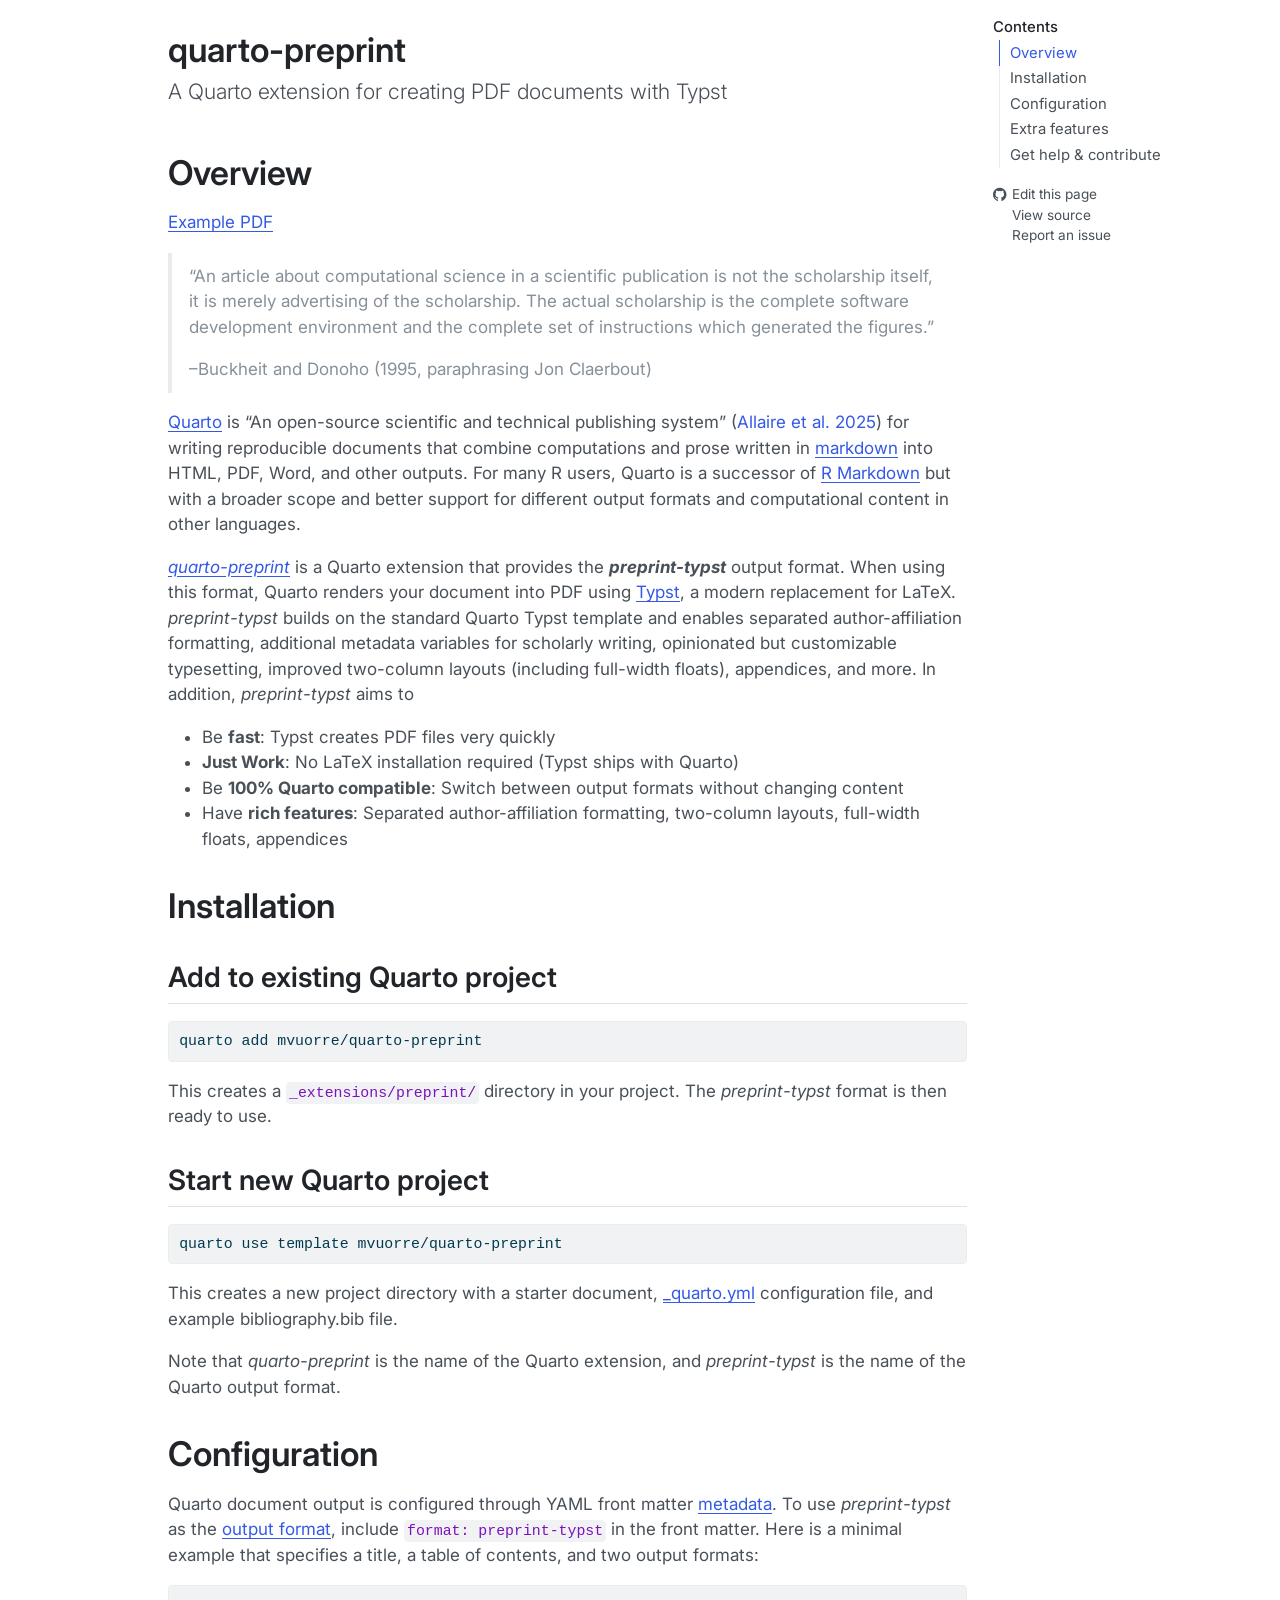
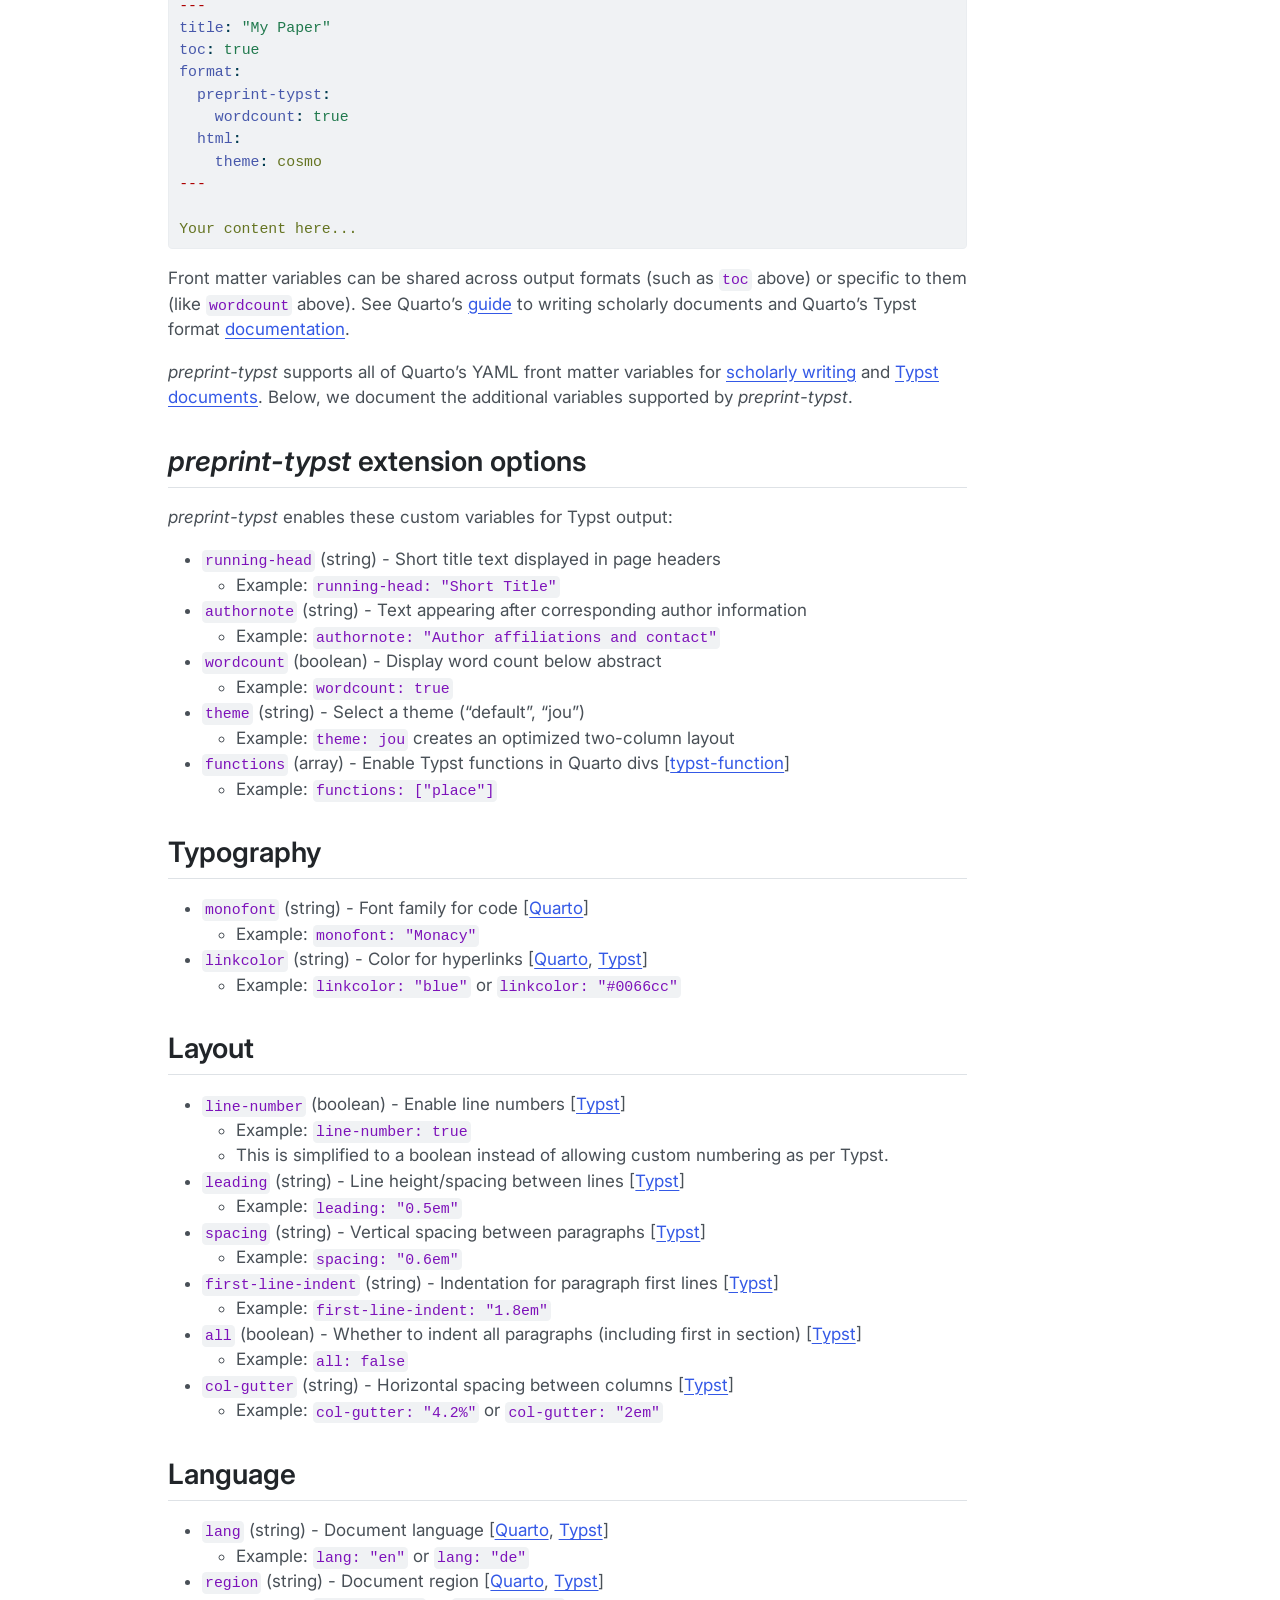
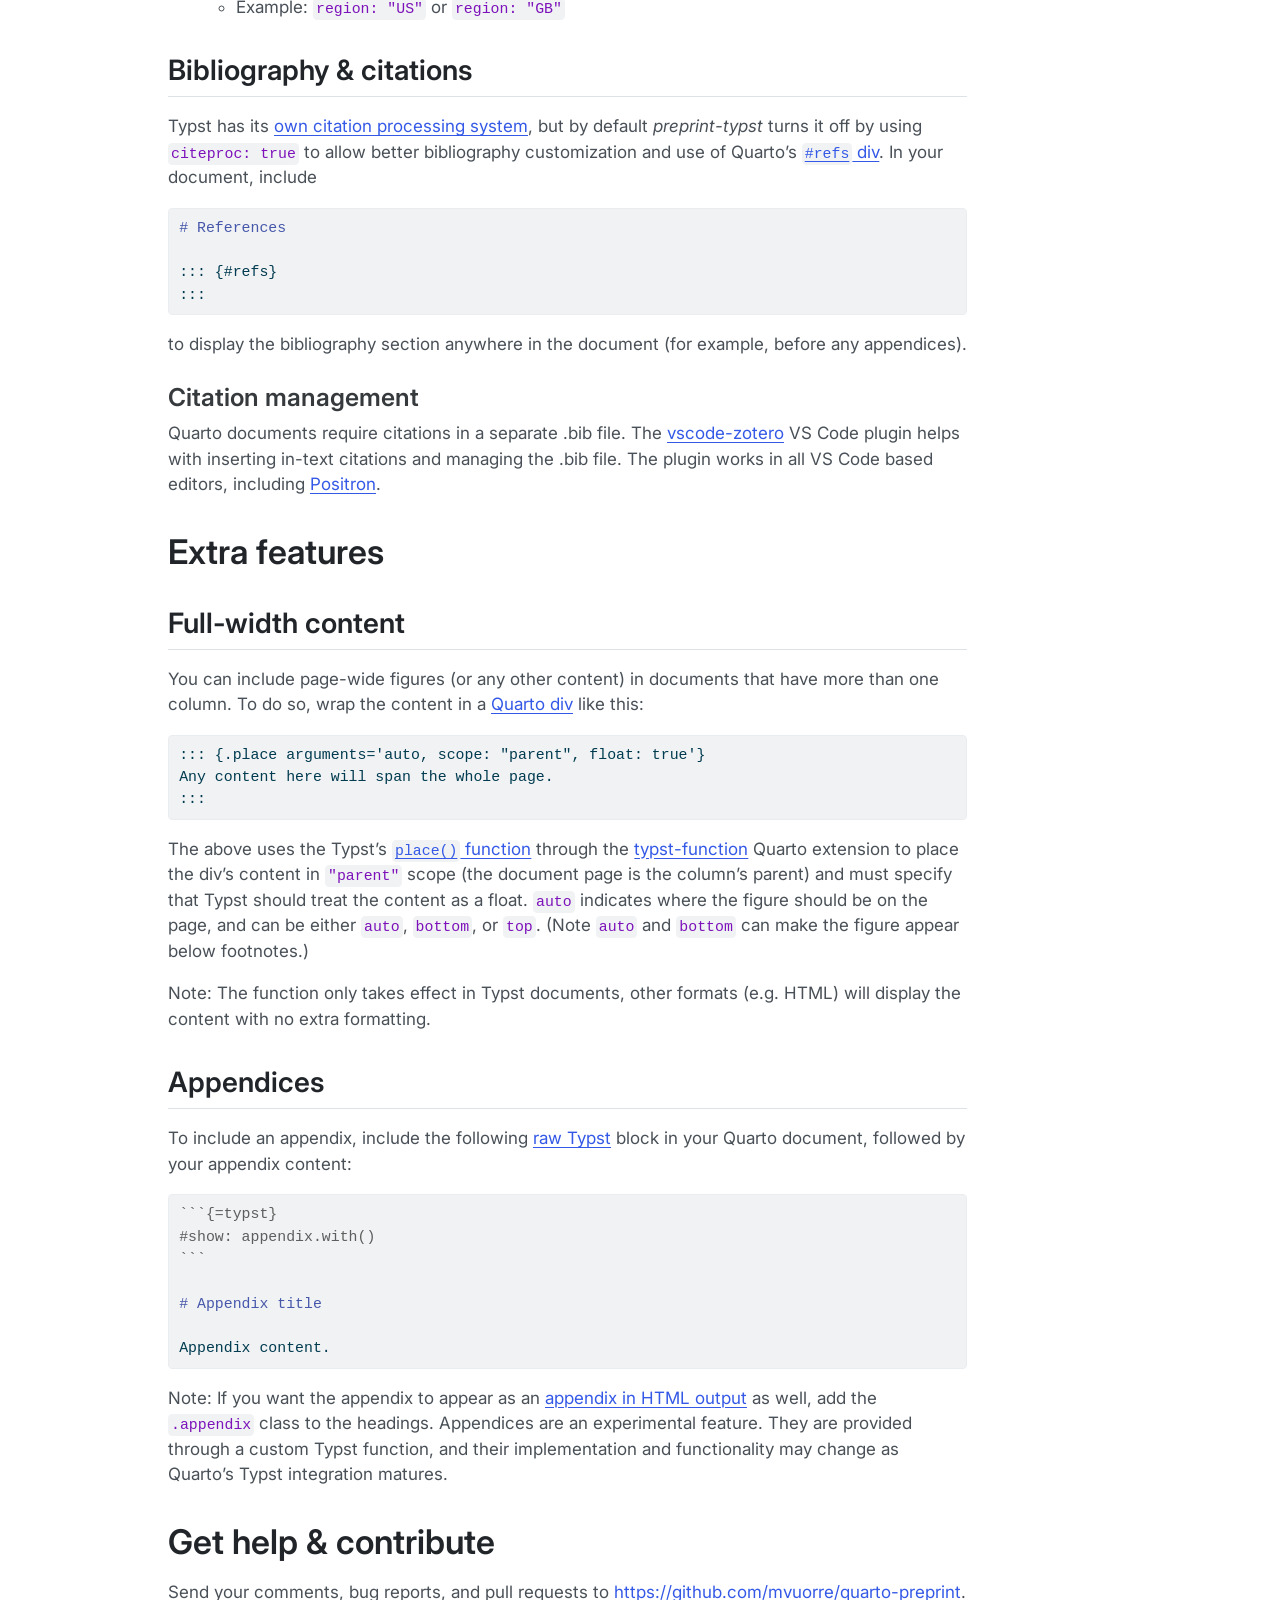
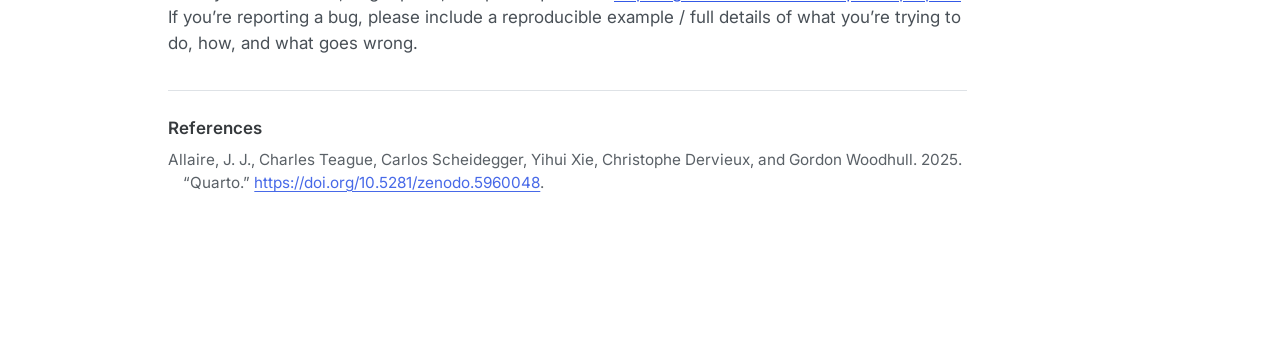
<file: index.html>
<!DOCTYPE html>
<html xmlns="http://www.w3.org/1999/xhtml" lang="en" xml:lang="en"><head>

<meta charset="utf-8">
<meta name="generator" content="quarto-1.8.24">

<meta name="viewport" content="width=device-width, initial-scale=1.0, user-scalable=yes">


<title>quarto-preprint – Quarto preprint</title>
<style>
code{white-space: pre-wrap;}
span.smallcaps{font-variant: small-caps;}
div.columns{display: flex; gap: min(4vw, 1.5em);}
div.column{flex: auto; overflow-x: auto;}
div.hanging-indent{margin-left: 1.5em; text-indent: -1.5em;}
ul.task-list{list-style: none;}
ul.task-list li input[type="checkbox"] {
  width: 0.8em;
  margin: 0 0.8em 0.2em -1em; /* quarto-specific, see https://github.com/quarto-dev/quarto-cli/issues/4556 */ 
  vertical-align: middle;
}
/* CSS for syntax highlighting */
html { -webkit-text-size-adjust: 100%; }
pre > code.sourceCode { white-space: pre; position: relative; }
pre > code.sourceCode > span { display: inline-block; line-height: 1.25; }
pre > code.sourceCode > span:empty { height: 1.2em; }
.sourceCode { overflow: visible; }
code.sourceCode > span { color: inherit; text-decoration: inherit; }
div.sourceCode { margin: 1em 0; }
pre.sourceCode { margin: 0; }
@media screen {
div.sourceCode { overflow: auto; }
}
@media print {
pre > code.sourceCode { white-space: pre-wrap; }
pre > code.sourceCode > span { text-indent: -5em; padding-left: 5em; }
}
pre.numberSource code
  { counter-reset: source-line 0; }
pre.numberSource code > span
  { position: relative; left: -4em; counter-increment: source-line; }
pre.numberSource code > span > a:first-child::before
  { content: counter(source-line);
    position: relative; left: -1em; text-align: right; vertical-align: baseline;
    border: none; display: inline-block;
    -webkit-touch-callout: none; -webkit-user-select: none;
    -khtml-user-select: none; -moz-user-select: none;
    -ms-user-select: none; user-select: none;
    padding: 0 4px; width: 4em;
  }
pre.numberSource { margin-left: 3em;  padding-left: 4px; }
div.sourceCode
  {   }
@media screen {
pre > code.sourceCode > span > a:first-child::before { text-decoration: underline; }
}
/* CSS for citations */
div.csl-bib-body { }
div.csl-entry {
  clear: both;
  margin-bottom: 0em;
}
.hanging-indent div.csl-entry {
  margin-left:2em;
  text-indent:-2em;
}
div.csl-left-margin {
  min-width:2em;
  float:left;
}
div.csl-right-inline {
  margin-left:2em;
  padding-left:1em;
}
div.csl-indent {
  margin-left: 2em;
}</style>


<script src="site_libs/quarto-nav/quarto-nav.js"></script>
<script src="site_libs/clipboard/clipboard.min.js"></script>
<script src="site_libs/quarto-search/autocomplete.umd.js"></script>
<script src="site_libs/quarto-search/fuse.min.js"></script>
<script src="site_libs/quarto-search/quarto-search.js"></script>
<meta name="quarto:offset" content="./">
<script src="site_libs/quarto-html/quarto.js" type="module"></script>
<script src="site_libs/quarto-html/tabsets/tabsets.js" type="module"></script>
<script src="site_libs/quarto-html/axe/axe-check.js" type="module"></script>
<script src="site_libs/quarto-html/popper.min.js"></script>
<script src="site_libs/quarto-html/tippy.umd.min.js"></script>
<script src="site_libs/quarto-html/anchor.min.js"></script>
<link href="site_libs/quarto-html/tippy.css" rel="stylesheet">
<link href="site_libs/quarto-html/quarto-syntax-highlighting-dc55a5b9e770e841cd82e46aadbfb9b0.css" rel="stylesheet" id="quarto-text-highlighting-styles">
<script src="site_libs/bootstrap/bootstrap.min.js"></script>
<link href="site_libs/bootstrap/bootstrap-icons.css" rel="stylesheet">
<link href="site_libs/bootstrap/bootstrap-0b90554db41e1e94df75aa9c52e681fd.min.css" rel="stylesheet" append-hash="true" id="quarto-bootstrap" data-mode="light">
<script id="quarto-search-options" type="application/json">{
  "location": "sidebar",
  "copy-button": false,
  "collapse-after": 3,
  "panel-placement": "start",
  "type": "textbox",
  "limit": 50,
  "keyboard-shortcut": [
    "f",
    "/",
    "s"
  ],
  "show-item-context": false,
  "language": {
    "search-no-results-text": "No results",
    "search-matching-documents-text": "matching documents",
    "search-copy-link-title": "Copy link to search",
    "search-hide-matches-text": "Hide additional matches",
    "search-more-match-text": "more match in this document",
    "search-more-matches-text": "more matches in this document",
    "search-clear-button-title": "Clear",
    "search-text-placeholder": "",
    "search-detached-cancel-button-title": "Cancel",
    "search-submit-button-title": "Submit",
    "search-label": "Search"
  }
}</script>


</head>

<body class="quarto-light">

<div id="quarto-search-results"></div>
<!-- content -->
<div id="quarto-content" class="quarto-container page-columns page-rows-contents page-layout-article">
<!-- sidebar -->
<!-- margin-sidebar -->
    <div id="quarto-margin-sidebar" class="sidebar margin-sidebar">
        <nav id="TOC" role="doc-toc" class="toc-active">
    <h2 id="toc-title">Contents</h2>
   
  <ul>
  <li><a href="#overview" id="toc-overview" class="nav-link active" data-scroll-target="#overview">Overview</a></li>
  <li><a href="#installation" id="toc-installation" class="nav-link" data-scroll-target="#installation">Installation</a>
  <ul class="collapse">
  <li><a href="#add-to-existing-quarto-project" id="toc-add-to-existing-quarto-project" class="nav-link" data-scroll-target="#add-to-existing-quarto-project">Add to existing Quarto project</a></li>
  <li><a href="#start-new-quarto-project" id="toc-start-new-quarto-project" class="nav-link" data-scroll-target="#start-new-quarto-project">Start new Quarto project</a></li>
  </ul></li>
  <li><a href="#configuration" id="toc-configuration" class="nav-link" data-scroll-target="#configuration">Configuration</a>
  <ul class="collapse">
  <li><a href="#preprint-typst-extension-options" id="toc-preprint-typst-extension-options" class="nav-link" data-scroll-target="#preprint-typst-extension-options"><em>preprint-typst</em> extension options</a></li>
  <li><a href="#typography" id="toc-typography" class="nav-link" data-scroll-target="#typography">Typography</a></li>
  <li><a href="#layout" id="toc-layout" class="nav-link" data-scroll-target="#layout">Layout</a></li>
  <li><a href="#language" id="toc-language" class="nav-link" data-scroll-target="#language">Language</a></li>
  <li><a href="#bibliography-citations" id="toc-bibliography-citations" class="nav-link" data-scroll-target="#bibliography-citations">Bibliography &amp; citations</a>
  <ul class="collapse">
  <li><a href="#citation-management" id="toc-citation-management" class="nav-link" data-scroll-target="#citation-management">Citation management</a></li>
  </ul></li>
  </ul></li>
  <li><a href="#extra-features" id="toc-extra-features" class="nav-link" data-scroll-target="#extra-features">Extra features</a>
  <ul class="collapse">
  <li><a href="#full-width-content" id="toc-full-width-content" class="nav-link" data-scroll-target="#full-width-content">Full-width content</a></li>
  <li><a href="#appendices" id="toc-appendices" class="nav-link" data-scroll-target="#appendices">Appendices</a></li>
  </ul></li>
  <li><a href="#get-help-contribute" id="toc-get-help-contribute" class="nav-link" data-scroll-target="#get-help-contribute">Get help &amp; contribute</a></li>
  </ul>
<div class="toc-actions"><ul><li><a href="https://github.com/mvuorre/quarto-preprint/edit/main/index.qmd" class="toc-action"><i class="bi bi-github"></i>Edit this page</a></li><li><a href="https://github.com/mvuorre/quarto-preprint/blob/main/index.qmd" class="toc-action"><i class="bi empty"></i>View source</a></li><li><a href="https://github.com/mvuorre/quarto-preprint/issues/new" class="toc-action"><i class="bi empty"></i>Report an issue</a></li></ul></div></nav>
    </div>
<!-- main -->
<main class="content" id="quarto-document-content">

<header id="title-block-header" class="quarto-title-block default">
<div class="quarto-title">
<h1 class="title">quarto-preprint</h1>
<p class="subtitle lead">A Quarto extension for creating PDF documents with Typst</p>
</div>



<div class="quarto-title-meta">

    
  
    
  </div>
  


</header>


<!-- This file is automatically generated from index.qmd -->
<section id="overview" class="level1">
<h1>Overview</h1>
<p><strong><a href="https://vuorre.com/quarto-preprint/example.pdf">Example PDF</a></strong></p>
<blockquote class="blockquote">
<p>“An article about computational science in a scientific publication is not the scholarship itself, it is merely advertising of the scholarship. The actual scholarship is the complete software development environment and the complete set of instructions which generated the figures.”</p>
<p>–Buckheit and Donoho (1995, paraphrasing Jon Claerbout)</p>
</blockquote>
<p><a href="https://quarto.org/">Quarto</a> is “An open-source scientific and technical publishing system” <span class="citation" data-cites="allaireQuarto2025">(<a href="#ref-allaireQuarto2025" role="doc-biblioref">Allaire et al. 2025</a>)</span> for writing reproducible documents that combine computations and prose written in <a href="https://quarto.org/docs/authoring/markdown-basics.html">markdown</a> into HTML, PDF, Word, and other outputs. For many R users, Quarto is a successor of <a href="https://rmarkdown.rstudio.com/">R Markdown</a> but with a broader scope and better support for different output formats and computational content in other languages.</p>
<p><a href="https://github.com/mvuorre/quarto-preprint"><em>quarto-preprint</em></a> is a Quarto extension that provides the <strong><em>preprint-typst</em></strong> output format. When using this format, Quarto renders your document into PDF using <a href="https://typst.app/">Typst</a>, a modern replacement for LaTeX. <em>preprint-typst</em> builds on the standard Quarto Typst template and enables separated author-affiliation formatting, additional metadata variables for scholarly writing, opinionated but customizable typesetting, improved two-column layouts (including full-width floats), appendices, and more. In addition, <em>preprint-typst</em> aims to</p>
<ul>
<li>Be <strong>fast</strong>: Typst creates PDF files very quickly</li>
<li><strong>Just Work</strong>: No LaTeX installation required (Typst ships with Quarto)</li>
<li>Be <strong>100% Quarto compatible</strong>: Switch between output formats without changing content</li>
<li>Have <strong>rich features</strong>: Separated author-affiliation formatting, two-column layouts, full-width floats, appendices</li>
</ul>
</section>
<section id="installation" class="level1">
<h1>Installation</h1>
<section id="add-to-existing-quarto-project" class="level2">
<h2 class="anchored" data-anchor-id="add-to-existing-quarto-project">Add to existing Quarto project</h2>
<div class="code-copy-outer-scaffold"><div class="sourceCode" id="cb1"><pre class="sourceCode bash code-with-copy"><code class="sourceCode bash"><span id="cb1-1"><a href="#cb1-1" aria-hidden="true" tabindex="-1"></a><span class="ex">quarto</span> add mvuorre/quarto-preprint</span></code></pre></div><button title="Copy to Clipboard" class="code-copy-button"><i class="bi"></i></button></div>
<p>This creates a <code>_extensions/preprint/</code> directory in your project. The <em>preprint-typst</em> format is then ready to use.</p>
</section>
<section id="start-new-quarto-project" class="level2">
<h2 class="anchored" data-anchor-id="start-new-quarto-project">Start new Quarto project</h2>
<div class="code-copy-outer-scaffold"><div class="sourceCode" id="cb2"><pre class="sourceCode bash code-with-copy"><code class="sourceCode bash"><span id="cb2-1"><a href="#cb2-1" aria-hidden="true" tabindex="-1"></a><span class="ex">quarto</span> use template mvuorre/quarto-preprint</span></code></pre></div><button title="Copy to Clipboard" class="code-copy-button"><i class="bi"></i></button></div>
<p>This creates a new project directory with a starter document, <a href="https://quarto.org/docs/projects/quarto-projects.html#shared-metadata">_quarto.yml</a> configuration file, and example bibliography.bib file.</p>
<p>Note that <em>quarto-preprint</em> is the name of the Quarto extension, and <em>preprint-typst</em> is the name of the Quarto output format.</p>
</section>
</section>
<section id="configuration" class="level1">
<h1>Configuration</h1>
<p>Quarto document output is configured through YAML front matter <a href="https://quarto.org/docs/authoring/front-matter.html">metadata</a>. To use <em>preprint-typst</em> as the <a href="https://quarto.org/docs/output-formats/all-formats.html">output format</a>, include <code>format: preprint-typst</code> in the front matter. Here is a minimal example that specifies a title, a table of contents, and two output formats:</p>
<div class="code-copy-outer-scaffold"><div class="sourceCode" id="cb3"><pre class="sourceCode yaml code-with-copy"><code class="sourceCode yaml"><span id="cb3-1"><a href="#cb3-1" aria-hidden="true" tabindex="-1"></a><span class="pp">---</span></span>
<span id="cb3-2"><a href="#cb3-2" aria-hidden="true" tabindex="-1"></a><span class="fu">title</span><span class="kw">:</span><span class="at"> </span><span class="st">"My Paper"</span></span>
<span id="cb3-3"><a href="#cb3-3" aria-hidden="true" tabindex="-1"></a><span class="fu">toc</span><span class="kw">:</span><span class="at"> </span><span class="ch">true</span></span>
<span id="cb3-4"><a href="#cb3-4" aria-hidden="true" tabindex="-1"></a><span class="fu">format</span><span class="kw">:</span></span>
<span id="cb3-5"><a href="#cb3-5" aria-hidden="true" tabindex="-1"></a><span class="at">  </span><span class="fu">preprint-typst</span><span class="kw">:</span></span>
<span id="cb3-6"><a href="#cb3-6" aria-hidden="true" tabindex="-1"></a><span class="at">    </span><span class="fu">wordcount</span><span class="kw">:</span><span class="at"> </span><span class="ch">true</span></span>
<span id="cb3-7"><a href="#cb3-7" aria-hidden="true" tabindex="-1"></a><span class="at">  </span><span class="fu">html</span><span class="kw">:</span></span>
<span id="cb3-8"><a href="#cb3-8" aria-hidden="true" tabindex="-1"></a><span class="at">    </span><span class="fu">theme</span><span class="kw">:</span><span class="at"> cosmo</span></span>
<span id="cb3-9"><a href="#cb3-9" aria-hidden="true" tabindex="-1"></a><span class="pp">---</span></span>
<span id="cb3-10"><a href="#cb3-10" aria-hidden="true" tabindex="-1"></a></span>
<span id="cb3-11"><a href="#cb3-11" aria-hidden="true" tabindex="-1"></a><span class="at">Your content here...</span></span></code></pre></div><button title="Copy to Clipboard" class="code-copy-button"><i class="bi"></i></button></div>
<p>Front matter variables can be shared across output formats (such as <code>toc</code> above) or specific to them (like <code>wordcount</code> above). See Quarto’s <a href="https://quarto.org/docs/authoring/front-matter.html">guide</a> to writing scholarly documents and Quarto’s Typst format <a href="https://quarto.org/docs/output-formats/typst.html">documentation</a>.</p>
<p><em>preprint-typst</em> supports all of Quarto’s YAML front matter variables for <a href="https://quarto.org/docs/authoring/front-matter.html">scholarly writing</a> and <a href="https://quarto.org/docs/output-formats/typst.html">Typst documents</a>. Below, we document the additional variables supported by <em>preprint-typst</em>.</p>
<section id="preprint-typst-extension-options" class="level2">
<h2 class="anchored" data-anchor-id="preprint-typst-extension-options"><em>preprint-typst</em> extension options</h2>
<p><em>preprint-typst</em> enables these custom variables for Typst output:</p>
<ul>
<li><code>running-head</code> (string) - Short title text displayed in page headers
<ul>
<li>Example: <code>running-head: "Short Title"</code></li>
</ul></li>
<li><code>authornote</code> (string) - Text appearing after corresponding author information
<ul>
<li>Example: <code>authornote: "Author affiliations and contact"</code></li>
</ul></li>
<li><code>wordcount</code> (boolean) - Display word count below abstract
<ul>
<li>Example: <code>wordcount: true</code></li>
</ul></li>
<li><code>theme</code> (string) - Select a theme (“default”, “jou”)
<ul>
<li>Example: <code>theme: jou</code> creates an optimized two-column layout</li>
</ul></li>
<li><code>functions</code> (array) - Enable Typst functions in Quarto divs [<a href="https://github.com/christopherkenny/typst-function">typst-function</a>]
<ul>
<li>Example: <code>functions: ["place"]</code></li>
</ul></li>
</ul>
</section>
<section id="typography" class="level2">
<h2 class="anchored" data-anchor-id="typography">Typography</h2>
<ul>
<li><code>monofont</code> (string) - Font family for code [<a href="https://quarto.org/docs/reference/formats/html.html#fonts">Quarto</a>]
<ul>
<li>Example: <code>monofont: "Monacy"</code></li>
</ul></li>
<li><code>linkcolor</code> (string) - Color for hyperlinks [<a href="https://quarto.org/docs/output-formats/html-themes.html#basic-options">Quarto</a>, <a href="https://typst.app/docs/reference/visualize/color/">Typst</a>]
<ul>
<li>Example: <code>linkcolor: "blue"</code> or <code>linkcolor: "#0066cc"</code></li>
</ul></li>
</ul>
</section>
<section id="layout" class="level2">
<h2 class="anchored" data-anchor-id="layout">Layout</h2>
<ul>
<li><code>line-number</code> (boolean) - Enable line numbers [<a href="https://typst.app/docs/reference/model/par/#definitions-line-numbering">Typst</a>]
<ul>
<li>Example: <code>line-number: true</code></li>
<li>This is simplified to a boolean instead of allowing custom numbering as per Typst.</li>
</ul></li>
<li><code>leading</code> (string) - Line height/spacing between lines [<a href="https://typst.app/docs/reference/model/par/#parameters-leading">Typst</a>]
<ul>
<li>Example: <code>leading: "0.5em"</code></li>
</ul></li>
<li><code>spacing</code> (string) - Vertical spacing between paragraphs [<a href="https://typst.app/docs/reference/model/par/#parameters-spacing">Typst</a>]
<ul>
<li>Example: <code>spacing: "0.6em"</code></li>
</ul></li>
<li><code>first-line-indent</code> (string) - Indentation for paragraph first lines [<a href="https://typst.app/docs/reference/model/par/#parameters-first-line-indent">Typst</a>]
<ul>
<li>Example: <code>first-line-indent: "1.8em"</code></li>
</ul></li>
<li><code>all</code> (boolean) - Whether to indent all paragraphs (including first in section) [<a href="https://typst.app/docs/reference/model/par/#parameters-first-line-indent">Typst</a>]
<ul>
<li>Example: <code>all: false</code></li>
</ul></li>
<li><code>col-gutter</code> (string) - Horizontal spacing between columns [<a href="https://typst.app/docs/reference/layout/columns/#parameters-gutter">Typst</a>]
<ul>
<li>Example: <code>col-gutter: "4.2%"</code> or <code>col-gutter: "2em"</code></li>
</ul></li>
</ul>
</section>
<section id="language" class="level2">
<h2 class="anchored" data-anchor-id="language">Language</h2>
<ul>
<li><code>lang</code> (string) - Document language [<a href="https://quarto.org/docs/authoring/language.html">Quarto</a>, <a href="https://typst.app/docs/reference/text/text/#parameters-lang">Typst</a>]
<ul>
<li>Example: <code>lang: "en"</code> or <code>lang: "de"</code></li>
</ul></li>
<li><code>region</code> (string) - Document region [<a href="https://quarto.org/docs/authoring/language.html">Quarto</a>, <a href="https://typst.app/docs/reference/text/text/#parameters-region">Typst</a>]
<ul>
<li>Example: <code>region: "US"</code> or <code>region: "GB"</code></li>
</ul></li>
</ul>
</section>
<section id="bibliography-citations" class="level2">
<h2 class="anchored" data-anchor-id="bibliography-citations">Bibliography &amp; citations</h2>
<p>Typst has its <a href="https://quarto.org/docs/authoring/citations.html#typst">own citation processing system</a>, but by default <em>preprint-typst</em> turns it off by using <code>citeproc: true</code> to allow better bibliography customization and use of Quarto’s <a href="https://quarto.org/docs/authoring/citations.html#bibliography-generation"><code>#refs</code> div</a>. In your document, include</p>
<div class="code-copy-outer-scaffold"><div class="sourceCode" id="cb4"><pre class="sourceCode md code-with-copy"><code class="sourceCode markdown"><span id="cb4-1"><a href="#cb4-1" aria-hidden="true" tabindex="-1"></a><span class="fu"># References</span></span>
<span id="cb4-2"><a href="#cb4-2" aria-hidden="true" tabindex="-1"></a></span>
<span id="cb4-3"><a href="#cb4-3" aria-hidden="true" tabindex="-1"></a>::: {#refs}</span>
<span id="cb4-4"><a href="#cb4-4" aria-hidden="true" tabindex="-1"></a>:::</span></code></pre></div><button title="Copy to Clipboard" class="code-copy-button"><i class="bi"></i></button></div>
<p>to display the bibliography section anywhere in the document (for example, before any appendices).</p>
<section id="citation-management" class="level3">
<h3 class="anchored" data-anchor-id="citation-management">Citation management</h3>
<p>Quarto documents require citations in a separate .bib file. The <a href="https://vuorre.com/posts/zotero-positron-vscode/">vscode-zotero</a> VS Code plugin helps with inserting in-text citations and managing the .bib file. The plugin works in all VS Code based editors, including <a href="https://github.com/posit-dev/positron">Positron</a>.</p>
</section>
</section>
</section>
<section id="extra-features" class="level1">
<h1>Extra features</h1>
<section id="full-width-content" class="level2">
<h2 class="anchored" data-anchor-id="full-width-content">Full-width content</h2>
<p>You can include page-wide figures (or any other content) in documents that have more than one column. To do so, wrap the content in a <a href="https://quarto.org/docs/authoring/markdown-basics.html#sec-divs-and-spans">Quarto div</a> like this:</p>
<div class="code-copy-outer-scaffold"><div class="sourceCode" id="cb5"><pre class="sourceCode md code-with-copy"><code class="sourceCode markdown"><span id="cb5-1"><a href="#cb5-1" aria-hidden="true" tabindex="-1"></a>::: {.place arguments='auto, scope: "parent", float: true'}</span>
<span id="cb5-2"><a href="#cb5-2" aria-hidden="true" tabindex="-1"></a>Any content here will span the whole page.</span>
<span id="cb5-3"><a href="#cb5-3" aria-hidden="true" tabindex="-1"></a>:::</span></code></pre></div><button title="Copy to Clipboard" class="code-copy-button"><i class="bi"></i></button></div>
<p>The above uses the Typst’s <a href="https://typst.app/docs/reference/layout/place/"><code>place()</code> function</a> through the <a href="https://github.com/christopherkenny/typst-function">typst-function</a> Quarto extension to place the div’s content in <code>"parent"</code> scope (the document page is the column’s parent) and must specify that Typst should treat the content as a float. <code>auto</code> indicates where the figure should be on the page, and can be either <code>auto</code>, <code>bottom</code>, or <code>top</code>. (Note <code>auto</code> and <code>bottom</code> can make the figure appear below footnotes.)</p>
<p>Note: The function only takes effect in Typst documents, other formats (e.g.&nbsp;HTML) will display the content with no extra formatting.</p>
</section>
<section id="appendices" class="level2">
<h2 class="anchored" data-anchor-id="appendices">Appendices</h2>
<p>To include an appendix, include the following <a href="https://quarto.org/docs/output-formats/typst.html#raw-typst">raw Typst</a> block in your Quarto document, followed by your appendix content:</p>
<div class="code-copy-outer-scaffold"><div class="sourceCode" id="cb6"><pre class="sourceCode md code-with-copy"><code class="sourceCode markdown"><span id="cb6-1"><a href="#cb6-1" aria-hidden="true" tabindex="-1"></a><span class="in">```{=typst}</span></span>
<span id="cb6-2"><a href="#cb6-2" aria-hidden="true" tabindex="-1"></a><span class="in">#show: appendix.with()</span></span>
<span id="cb6-3"><a href="#cb6-3" aria-hidden="true" tabindex="-1"></a><span class="in">```</span></span>
<span id="cb6-4"><a href="#cb6-4" aria-hidden="true" tabindex="-1"></a></span>
<span id="cb6-5"><a href="#cb6-5" aria-hidden="true" tabindex="-1"></a><span class="fu"># Appendix title</span></span>
<span id="cb6-6"><a href="#cb6-6" aria-hidden="true" tabindex="-1"></a></span>
<span id="cb6-7"><a href="#cb6-7" aria-hidden="true" tabindex="-1"></a>Appendix content.</span></code></pre></div><button title="Copy to Clipboard" class="code-copy-button"><i class="bi"></i></button></div>
<p>Note: If you want the appendix to appear as an <a href="https://quarto.org/docs/authoring/appendices.html">appendix in HTML output</a> as well, add the <code>.appendix</code> class to the headings. Appendices are an experimental feature. They are provided through a custom Typst function, and their implementation and functionality may change as Quarto’s Typst integration matures.</p>
</section>
</section>
<section id="get-help-contribute" class="level1">
<h1>Get help &amp; contribute</h1>
<p>Send your comments, bug reports, and pull requests to <a href="https://github.com/mvuorre/quarto-preprint" class="uri">https://github.com/mvuorre/quarto-preprint</a>. If you’re reporting a bug, please include a reproducible example / full details of what you’re trying to do, how, and what goes wrong.</p>



</section>

<div id="quarto-appendix" class="default"><section class="quarto-appendix-contents" role="doc-bibliography" id="quarto-bibliography"><h2 class="anchored quarto-appendix-heading">References</h2><div id="refs" class="references csl-bib-body hanging-indent" data-entry-spacing="0" role="list">
<div id="ref-allaireQuarto2025" class="csl-entry" role="listitem">
Allaire, J. J., Charles Teague, Carlos Scheidegger, Yihui Xie, Christophe Dervieux, and Gordon Woodhull. 2025. <span>“Quarto.”</span> <a href="https://doi.org/10.5281/zenodo.5960048">https://doi.org/10.5281/zenodo.5960048</a>.
</div>
</div></section></div></main> <!-- /main -->
<script id="quarto-html-after-body" type="application/javascript">
  window.document.addEventListener("DOMContentLoaded", function (event) {
    const icon = "";
    const anchorJS = new window.AnchorJS();
    anchorJS.options = {
      placement: 'right',
      icon: icon
    };
    anchorJS.add('.anchored');
    const isCodeAnnotation = (el) => {
      for (const clz of el.classList) {
        if (clz.startsWith('code-annotation-')) {                     
          return true;
        }
      }
      return false;
    }
    const onCopySuccess = function(e) {
      // button target
      const button = e.trigger;
      // don't keep focus
      button.blur();
      // flash "checked"
      button.classList.add('code-copy-button-checked');
      var currentTitle = button.getAttribute("title");
      button.setAttribute("title", "Copied!");
      let tooltip;
      if (window.bootstrap) {
        button.setAttribute("data-bs-toggle", "tooltip");
        button.setAttribute("data-bs-placement", "left");
        button.setAttribute("data-bs-title", "Copied!");
        tooltip = new bootstrap.Tooltip(button, 
          { trigger: "manual", 
            customClass: "code-copy-button-tooltip",
            offset: [0, -8]});
        tooltip.show();    
      }
      setTimeout(function() {
        if (tooltip) {
          tooltip.hide();
          button.removeAttribute("data-bs-title");
          button.removeAttribute("data-bs-toggle");
          button.removeAttribute("data-bs-placement");
        }
        button.setAttribute("title", currentTitle);
        button.classList.remove('code-copy-button-checked');
      }, 1000);
      // clear code selection
      e.clearSelection();
    }
    const getTextToCopy = function(trigger) {
      const outerScaffold = trigger.parentElement.cloneNode(true);
      const codeEl = outerScaffold.querySelector('code');
      for (const childEl of codeEl.children) {
        if (isCodeAnnotation(childEl)) {
          childEl.remove();
        }
      }
      return codeEl.innerText;
    }
    const clipboard = new window.ClipboardJS('.code-copy-button:not([data-in-quarto-modal])', {
      text: getTextToCopy
    });
    clipboard.on('success', onCopySuccess);
    if (window.document.getElementById('quarto-embedded-source-code-modal')) {
      const clipboardModal = new window.ClipboardJS('.code-copy-button[data-in-quarto-modal]', {
        text: getTextToCopy,
        container: window.document.getElementById('quarto-embedded-source-code-modal')
      });
      clipboardModal.on('success', onCopySuccess);
    }
      var localhostRegex = new RegExp(/^(?:http|https):\/\/localhost\:?[0-9]*\//);
      var mailtoRegex = new RegExp(/^mailto:/);
        var filterRegex = new RegExp("https:\/\/mvuorre\.github\.io\/quarto-preprint\/");
      var isInternal = (href) => {
          return filterRegex.test(href) || localhostRegex.test(href) || mailtoRegex.test(href);
      }
      // Inspect non-navigation links and adorn them if external
     var links = window.document.querySelectorAll('a[href]:not(.nav-link):not(.navbar-brand):not(.toc-action):not(.sidebar-link):not(.sidebar-item-toggle):not(.pagination-link):not(.no-external):not([aria-hidden]):not(.dropdown-item):not(.quarto-navigation-tool):not(.about-link)');
      for (var i=0; i<links.length; i++) {
        const link = links[i];
        if (!isInternal(link.href)) {
          // undo the damage that might have been done by quarto-nav.js in the case of
          // links that we want to consider external
          if (link.dataset.originalHref !== undefined) {
            link.href = link.dataset.originalHref;
          }
        }
      }
    function tippyHover(el, contentFn, onTriggerFn, onUntriggerFn) {
      const config = {
        allowHTML: true,
        maxWidth: 500,
        delay: 100,
        arrow: false,
        appendTo: function(el) {
            return el.parentElement;
        },
        interactive: true,
        interactiveBorder: 10,
        theme: 'quarto',
        placement: 'bottom-start',
      };
      if (contentFn) {
        config.content = contentFn;
      }
      if (onTriggerFn) {
        config.onTrigger = onTriggerFn;
      }
      if (onUntriggerFn) {
        config.onUntrigger = onUntriggerFn;
      }
      window.tippy(el, config); 
    }
    const noterefs = window.document.querySelectorAll('a[role="doc-noteref"]');
    for (var i=0; i<noterefs.length; i++) {
      const ref = noterefs[i];
      tippyHover(ref, function() {
        // use id or data attribute instead here
        let href = ref.getAttribute('data-footnote-href') || ref.getAttribute('href');
        try { href = new URL(href).hash; } catch {}
        const id = href.replace(/^#\/?/, "");
        const note = window.document.getElementById(id);
        if (note) {
          return note.innerHTML;
        } else {
          return "";
        }
      });
    }
    const xrefs = window.document.querySelectorAll('a.quarto-xref');
    const processXRef = (id, note) => {
      // Strip column container classes
      const stripColumnClz = (el) => {
        el.classList.remove("page-full", "page-columns");
        if (el.children) {
          for (const child of el.children) {
            stripColumnClz(child);
          }
        }
      }
      stripColumnClz(note)
      if (id === null || id.startsWith('sec-')) {
        // Special case sections, only their first couple elements
        const container = document.createElement("div");
        if (note.children && note.children.length > 2) {
          container.appendChild(note.children[0].cloneNode(true));
          for (let i = 1; i < note.children.length; i++) {
            const child = note.children[i];
            if (child.tagName === "P" && child.innerText === "") {
              continue;
            } else {
              container.appendChild(child.cloneNode(true));
              break;
            }
          }
          if (window.Quarto?.typesetMath) {
            window.Quarto.typesetMath(container);
          }
          return container.innerHTML
        } else {
          if (window.Quarto?.typesetMath) {
            window.Quarto.typesetMath(note);
          }
          return note.innerHTML;
        }
      } else {
        // Remove any anchor links if they are present
        const anchorLink = note.querySelector('a.anchorjs-link');
        if (anchorLink) {
          anchorLink.remove();
        }
        if (window.Quarto?.typesetMath) {
          window.Quarto.typesetMath(note);
        }
        if (note.classList.contains("callout")) {
          return note.outerHTML;
        } else {
          return note.innerHTML;
        }
      }
    }
    for (var i=0; i<xrefs.length; i++) {
      const xref = xrefs[i];
      tippyHover(xref, undefined, function(instance) {
        instance.disable();
        let url = xref.getAttribute('href');
        let hash = undefined; 
        if (url.startsWith('#')) {
          hash = url;
        } else {
          try { hash = new URL(url).hash; } catch {}
        }
        if (hash) {
          const id = hash.replace(/^#\/?/, "");
          const note = window.document.getElementById(id);
          if (note !== null) {
            try {
              const html = processXRef(id, note.cloneNode(true));
              instance.setContent(html);
            } finally {
              instance.enable();
              instance.show();
            }
          } else {
            // See if we can fetch this
            fetch(url.split('#')[0])
            .then(res => res.text())
            .then(html => {
              const parser = new DOMParser();
              const htmlDoc = parser.parseFromString(html, "text/html");
              const note = htmlDoc.getElementById(id);
              if (note !== null) {
                const html = processXRef(id, note);
                instance.setContent(html);
              } 
            }).finally(() => {
              instance.enable();
              instance.show();
            });
          }
        } else {
          // See if we can fetch a full url (with no hash to target)
          // This is a special case and we should probably do some content thinning / targeting
          fetch(url)
          .then(res => res.text())
          .then(html => {
            const parser = new DOMParser();
            const htmlDoc = parser.parseFromString(html, "text/html");
            const note = htmlDoc.querySelector('main.content');
            if (note !== null) {
              // This should only happen for chapter cross references
              // (since there is no id in the URL)
              // remove the first header
              if (note.children.length > 0 && note.children[0].tagName === "HEADER") {
                note.children[0].remove();
              }
              const html = processXRef(null, note);
              instance.setContent(html);
            } 
          }).finally(() => {
            instance.enable();
            instance.show();
          });
        }
      }, function(instance) {
      });
    }
        let selectedAnnoteEl;
        const selectorForAnnotation = ( cell, annotation) => {
          let cellAttr = 'data-code-cell="' + cell + '"';
          let lineAttr = 'data-code-annotation="' +  annotation + '"';
          const selector = 'span[' + cellAttr + '][' + lineAttr + ']';
          return selector;
        }
        const selectCodeLines = (annoteEl) => {
          const doc = window.document;
          const targetCell = annoteEl.getAttribute("data-target-cell");
          const targetAnnotation = annoteEl.getAttribute("data-target-annotation");
          const annoteSpan = window.document.querySelector(selectorForAnnotation(targetCell, targetAnnotation));
          const lines = annoteSpan.getAttribute("data-code-lines").split(",");
          const lineIds = lines.map((line) => {
            return targetCell + "-" + line;
          })
          let top = null;
          let height = null;
          let parent = null;
          if (lineIds.length > 0) {
              //compute the position of the single el (top and bottom and make a div)
              const el = window.document.getElementById(lineIds[0]);
              top = el.offsetTop;
              height = el.offsetHeight;
              parent = el.parentElement.parentElement;
            if (lineIds.length > 1) {
              const lastEl = window.document.getElementById(lineIds[lineIds.length - 1]);
              const bottom = lastEl.offsetTop + lastEl.offsetHeight;
              height = bottom - top;
            }
            if (top !== null && height !== null && parent !== null) {
              // cook up a div (if necessary) and position it 
              let div = window.document.getElementById("code-annotation-line-highlight");
              if (div === null) {
                div = window.document.createElement("div");
                div.setAttribute("id", "code-annotation-line-highlight");
                div.style.position = 'absolute';
                parent.appendChild(div);
              }
              div.style.top = top - 2 + "px";
              div.style.height = height + 4 + "px";
              div.style.left = 0;
              let gutterDiv = window.document.getElementById("code-annotation-line-highlight-gutter");
              if (gutterDiv === null) {
                gutterDiv = window.document.createElement("div");
                gutterDiv.setAttribute("id", "code-annotation-line-highlight-gutter");
                gutterDiv.style.position = 'absolute';
                const codeCell = window.document.getElementById(targetCell);
                const gutter = codeCell.querySelector('.code-annotation-gutter');
                gutter.appendChild(gutterDiv);
              }
              gutterDiv.style.top = top - 2 + "px";
              gutterDiv.style.height = height + 4 + "px";
            }
            selectedAnnoteEl = annoteEl;
          }
        };
        const unselectCodeLines = () => {
          const elementsIds = ["code-annotation-line-highlight", "code-annotation-line-highlight-gutter"];
          elementsIds.forEach((elId) => {
            const div = window.document.getElementById(elId);
            if (div) {
              div.remove();
            }
          });
          selectedAnnoteEl = undefined;
        };
          // Handle positioning of the toggle
      window.addEventListener(
        "resize",
        throttle(() => {
          elRect = undefined;
          if (selectedAnnoteEl) {
            selectCodeLines(selectedAnnoteEl);
          }
        }, 10)
      );
      function throttle(fn, ms) {
      let throttle = false;
      let timer;
        return (...args) => {
          if(!throttle) { // first call gets through
              fn.apply(this, args);
              throttle = true;
          } else { // all the others get throttled
              if(timer) clearTimeout(timer); // cancel #2
              timer = setTimeout(() => {
                fn.apply(this, args);
                timer = throttle = false;
              }, ms);
          }
        };
      }
        // Attach click handler to the DT
        const annoteDls = window.document.querySelectorAll('dt[data-target-cell]');
        for (const annoteDlNode of annoteDls) {
          annoteDlNode.addEventListener('click', (event) => {
            const clickedEl = event.target;
            if (clickedEl !== selectedAnnoteEl) {
              unselectCodeLines();
              const activeEl = window.document.querySelector('dt[data-target-cell].code-annotation-active');
              if (activeEl) {
                activeEl.classList.remove('code-annotation-active');
              }
              selectCodeLines(clickedEl);
              clickedEl.classList.add('code-annotation-active');
            } else {
              // Unselect the line
              unselectCodeLines();
              clickedEl.classList.remove('code-annotation-active');
            }
          });
        }
    const findCites = (el) => {
      const parentEl = el.parentElement;
      if (parentEl) {
        const cites = parentEl.dataset.cites;
        if (cites) {
          return {
            el,
            cites: cites.split(' ')
          };
        } else {
          return findCites(el.parentElement)
        }
      } else {
        return undefined;
      }
    };
    var bibliorefs = window.document.querySelectorAll('a[role="doc-biblioref"]');
    for (var i=0; i<bibliorefs.length; i++) {
      const ref = bibliorefs[i];
      const citeInfo = findCites(ref);
      if (citeInfo) {
        tippyHover(citeInfo.el, function() {
          var popup = window.document.createElement('div');
          citeInfo.cites.forEach(function(cite) {
            var citeDiv = window.document.createElement('div');
            citeDiv.classList.add('hanging-indent');
            citeDiv.classList.add('csl-entry');
            var biblioDiv = window.document.getElementById('ref-' + cite);
            if (biblioDiv) {
              citeDiv.innerHTML = biblioDiv.innerHTML;
            }
            popup.appendChild(citeDiv);
          });
          return popup.innerHTML;
        });
      }
    }
  });
  </script>
</div> <!-- /content -->




<footer class="footer"><div class="nav-footer"><div class="nav-footer-center"><div class="toc-actions d-sm-block d-md-none"><ul><li><a href="https://github.com/mvuorre/quarto-preprint/edit/main/index.qmd" class="toc-action"><i class="bi bi-github"></i>Edit this page</a></li><li><a href="https://github.com/mvuorre/quarto-preprint/blob/main/index.qmd" class="toc-action"><i class="bi empty"></i>View source</a></li><li><a href="https://github.com/mvuorre/quarto-preprint/issues/new" class="toc-action"><i class="bi empty"></i>Report an issue</a></li></ul></div></div></div></footer></body></html>
</file>
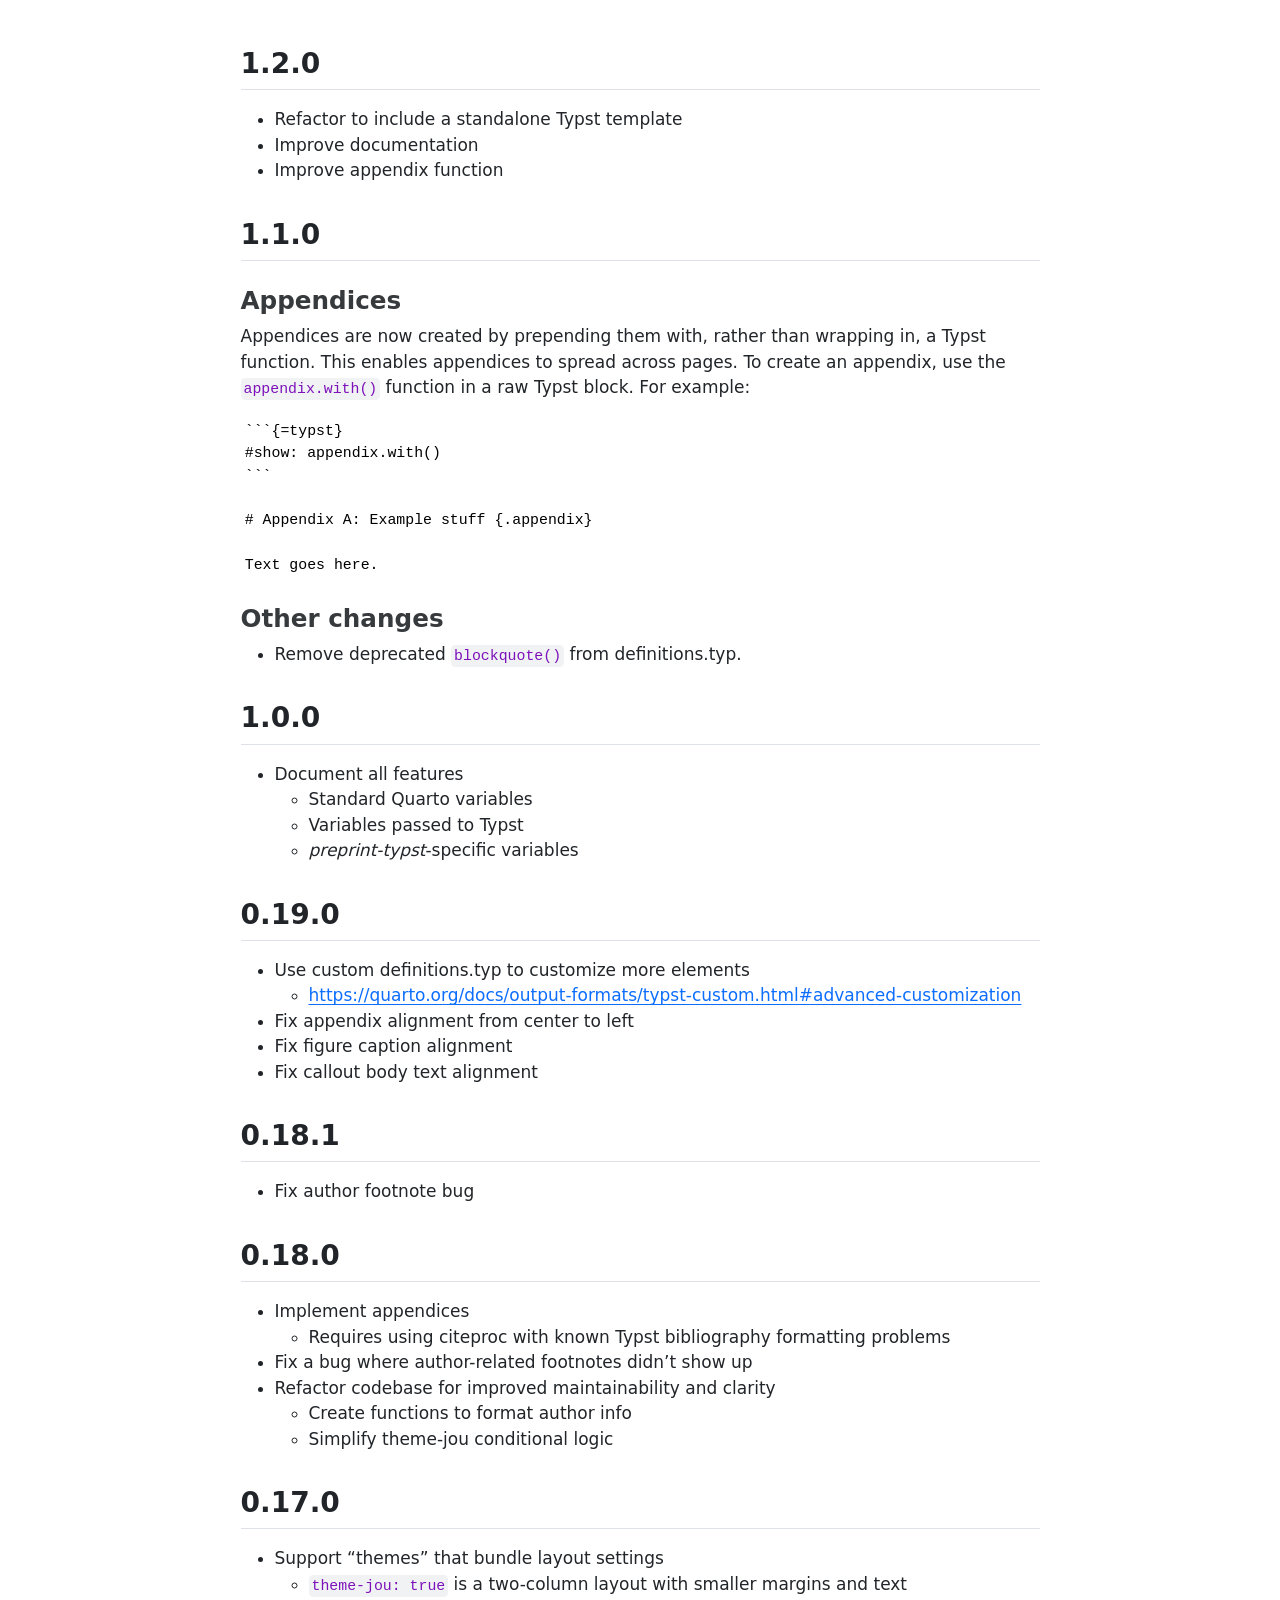
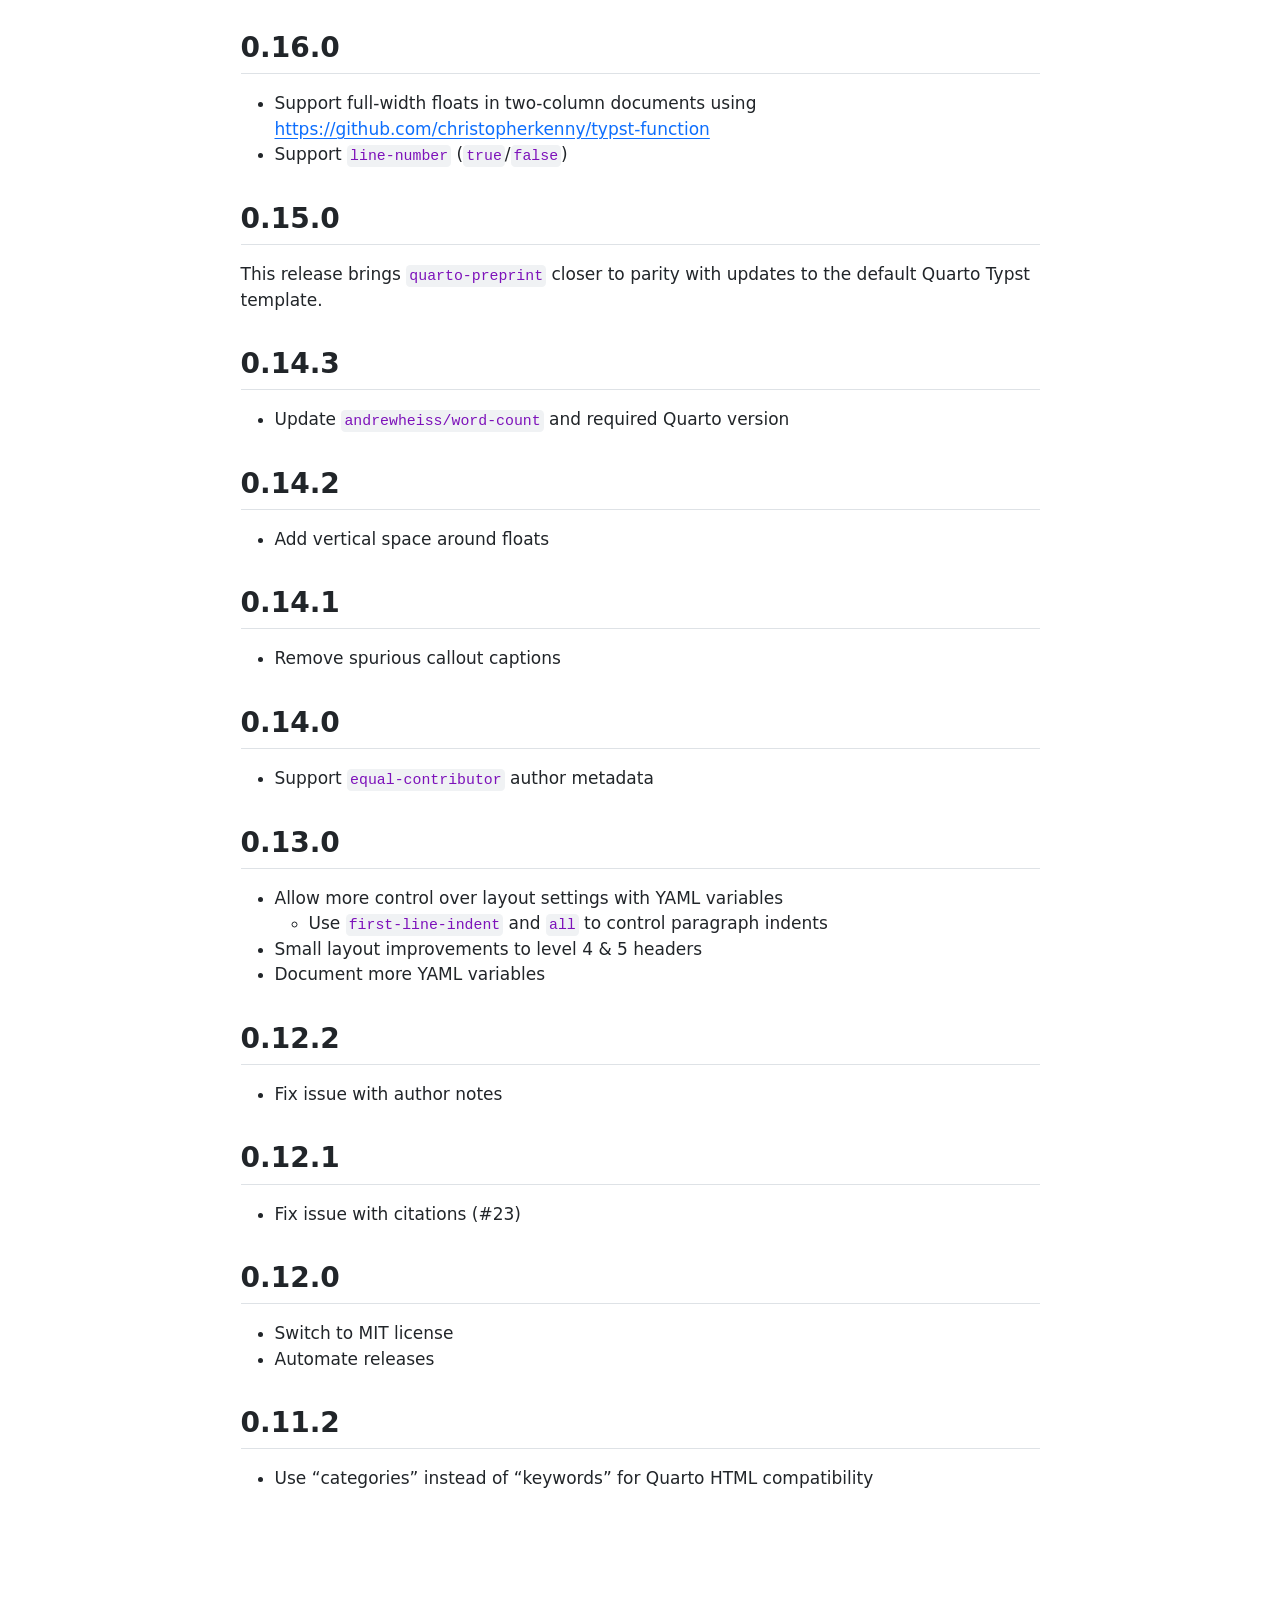
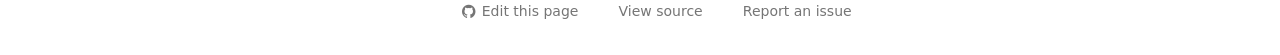
<file: NEWS.html>
<!DOCTYPE html>
<html xmlns="http://www.w3.org/1999/xhtml" lang="en" xml:lang="en"><head>

<meta charset="utf-8">
<meta name="generator" content="quarto-1.8.24">

<meta name="viewport" content="width=device-width, initial-scale=1.0, user-scalable=yes">


<title>news – Quarto preprint</title>
<style>
code{white-space: pre-wrap;}
span.smallcaps{font-variant: small-caps;}
div.columns{display: flex; gap: min(4vw, 1.5em);}
div.column{flex: auto; overflow-x: auto;}
div.hanging-indent{margin-left: 1.5em; text-indent: -1.5em;}
ul.task-list{list-style: none;}
ul.task-list li input[type="checkbox"] {
  width: 0.8em;
  margin: 0 0.8em 0.2em -1em; /* quarto-specific, see https://github.com/quarto-dev/quarto-cli/issues/4556 */ 
  vertical-align: middle;
}
</style>


<script src="site_libs/quarto-nav/quarto-nav.js"></script>
<script src="site_libs/clipboard/clipboard.min.js"></script>
<script src="site_libs/quarto-search/autocomplete.umd.js"></script>
<script src="site_libs/quarto-search/fuse.min.js"></script>
<script src="site_libs/quarto-search/quarto-search.js"></script>
<meta name="quarto:offset" content="./">
<script src="site_libs/quarto-html/quarto.js" type="module"></script>
<script src="site_libs/quarto-html/tabsets/tabsets.js" type="module"></script>
<script src="site_libs/quarto-html/axe/axe-check.js" type="module"></script>
<script src="site_libs/quarto-html/popper.min.js"></script>
<script src="site_libs/quarto-html/tippy.umd.min.js"></script>
<script src="site_libs/quarto-html/anchor.min.js"></script>
<link href="site_libs/quarto-html/tippy.css" rel="stylesheet">
<link href="site_libs/quarto-html/quarto-syntax-highlighting-dc55a5b9e770e841cd82e46aadbfb9b0.css" rel="stylesheet" id="quarto-text-highlighting-styles">
<script src="site_libs/bootstrap/bootstrap.min.js"></script>
<link href="site_libs/bootstrap/bootstrap-icons.css" rel="stylesheet">
<link href="site_libs/bootstrap/bootstrap-8fd1faf6fd93e4e6d207ae0f9db51d78.min.css" rel="stylesheet" append-hash="true" id="quarto-bootstrap" data-mode="light">
<script id="quarto-search-options" type="application/json">{
  "location": "sidebar",
  "copy-button": false,
  "collapse-after": 3,
  "panel-placement": "start",
  "type": "textbox",
  "limit": 50,
  "keyboard-shortcut": [
    "f",
    "/",
    "s"
  ],
  "show-item-context": false,
  "language": {
    "search-no-results-text": "No results",
    "search-matching-documents-text": "matching documents",
    "search-copy-link-title": "Copy link to search",
    "search-hide-matches-text": "Hide additional matches",
    "search-more-match-text": "more match in this document",
    "search-more-matches-text": "more matches in this document",
    "search-clear-button-title": "Clear",
    "search-text-placeholder": "",
    "search-detached-cancel-button-title": "Cancel",
    "search-submit-button-title": "Submit",
    "search-label": "Search"
  }
}</script>


</head>

<body class="fullcontent quarto-light">

<div id="quarto-search-results"></div>
<!-- content -->
<div id="quarto-content" class="quarto-container page-columns page-rows-contents page-layout-article">
<!-- sidebar -->
<!-- margin-sidebar -->
    
<!-- main -->
<main class="content" id="quarto-document-content"><header id="title-block-header" class="quarto-title-block"></header>




<section id="section" class="level2">
<h2 class="anchored" data-anchor-id="section">1.2.0</h2>
<ul>
<li>Refactor to include a standalone Typst template</li>
<li>Improve documentation</li>
<li>Improve appendix function</li>
</ul>
</section>
<section id="section-1" class="level2">
<h2 class="anchored" data-anchor-id="section-1">1.1.0</h2>
<section id="appendices" class="level3">
<h3 class="anchored" data-anchor-id="appendices">Appendices</h3>
<p>Appendices are now created by prepending them with, rather than wrapping in, a Typst function. This enables appendices to spread across pages. To create an appendix, use the <code>appendix.with()</code> function in a raw Typst block. For example:</p>
<pre><code>```{=typst}
#show: appendix.with()
```

# Appendix A: Example stuff {.appendix}

Text goes here.</code></pre>
</section>
<section id="other-changes" class="level3">
<h3 class="anchored" data-anchor-id="other-changes">Other changes</h3>
<ul>
<li>Remove deprecated <code>blockquote()</code> from definitions.typ.</li>
</ul>
</section>
</section>
<section id="section-2" class="level2">
<h2 class="anchored" data-anchor-id="section-2">1.0.0</h2>
<ul>
<li>Document all features
<ul>
<li>Standard Quarto variables</li>
<li>Variables passed to Typst</li>
<li><em>preprint-typst</em>-specific variables</li>
</ul></li>
</ul>
</section>
<section id="section-3" class="level2">
<h2 class="anchored" data-anchor-id="section-3">0.19.0</h2>
<ul>
<li>Use custom definitions.typ to customize more elements
<ul>
<li><a href="https://quarto.org/docs/output-formats/typst-custom.html#advanced-customization" class="uri">https://quarto.org/docs/output-formats/typst-custom.html#advanced-customization</a></li>
</ul></li>
<li>Fix appendix alignment from center to left</li>
<li>Fix figure caption alignment</li>
<li>Fix callout body text alignment</li>
</ul>
</section>
<section id="section-4" class="level2">
<h2 class="anchored" data-anchor-id="section-4">0.18.1</h2>
<ul>
<li>Fix author footnote bug</li>
</ul>
</section>
<section id="section-5" class="level2">
<h2 class="anchored" data-anchor-id="section-5">0.18.0</h2>
<ul>
<li>Implement appendices
<ul>
<li>Requires using citeproc with known Typst bibliography formatting problems</li>
</ul></li>
<li>Fix a bug where author-related footnotes didn’t show up</li>
<li>Refactor codebase for improved maintainability and clarity
<ul>
<li>Create functions to format author info</li>
<li>Simplify theme-jou conditional logic</li>
</ul></li>
</ul>
</section>
<section id="section-6" class="level2">
<h2 class="anchored" data-anchor-id="section-6">0.17.0</h2>
<ul>
<li>Support “themes” that bundle layout settings
<ul>
<li><code>theme-jou: true</code> is a two-column layout with smaller margins and text</li>
</ul></li>
</ul>
</section>
<section id="section-7" class="level2">
<h2 class="anchored" data-anchor-id="section-7">0.16.0</h2>
<ul>
<li>Support full-width floats in two-column documents using <a href="https://github.com/christopherkenny/typst-function" class="uri">https://github.com/christopherkenny/typst-function</a></li>
<li>Support <code>line-number</code> (<code>true</code>/<code>false</code>)</li>
</ul>
</section>
<section id="section-8" class="level2">
<h2 class="anchored" data-anchor-id="section-8">0.15.0</h2>
<p>This release brings <code>quarto-preprint</code> closer to parity with updates to the default Quarto Typst template.</p>
</section>
<section id="section-9" class="level2">
<h2 class="anchored" data-anchor-id="section-9">0.14.3</h2>
<ul>
<li>Update <code>andrewheiss/word-count</code> and required Quarto version</li>
</ul>
</section>
<section id="section-10" class="level2">
<h2 class="anchored" data-anchor-id="section-10">0.14.2</h2>
<ul>
<li>Add vertical space around floats</li>
</ul>
</section>
<section id="section-11" class="level2">
<h2 class="anchored" data-anchor-id="section-11">0.14.1</h2>
<ul>
<li>Remove spurious callout captions</li>
</ul>
</section>
<section id="section-12" class="level2">
<h2 class="anchored" data-anchor-id="section-12">0.14.0</h2>
<ul>
<li>Support <code>equal-contributor</code> author metadata</li>
</ul>
</section>
<section id="section-13" class="level2">
<h2 class="anchored" data-anchor-id="section-13">0.13.0</h2>
<ul>
<li>Allow more control over layout settings with YAML variables
<ul>
<li>Use <code>first-line-indent</code> and <code>all</code> to control paragraph indents</li>
</ul></li>
<li>Small layout improvements to level 4 &amp; 5 headers</li>
<li>Document more YAML variables</li>
</ul>
</section>
<section id="section-14" class="level2">
<h2 class="anchored" data-anchor-id="section-14">0.12.2</h2>
<ul>
<li>Fix issue with author notes</li>
</ul>
</section>
<section id="section-15" class="level2">
<h2 class="anchored" data-anchor-id="section-15">0.12.1</h2>
<ul>
<li>Fix issue with citations (#23)</li>
</ul>
</section>
<section id="section-16" class="level2">
<h2 class="anchored" data-anchor-id="section-16">0.12.0</h2>
<ul>
<li>Switch to MIT license</li>
<li>Automate releases</li>
</ul>
</section>
<section id="section-17" class="level2">
<h2 class="anchored" data-anchor-id="section-17">0.11.2</h2>
<ul>
<li>Use “categories” instead of “keywords” for Quarto HTML compatibility</li>
</ul>


</section>

</main> <!-- /main -->
<script id="quarto-html-after-body" type="application/javascript">
  window.document.addEventListener("DOMContentLoaded", function (event) {
    const icon = "";
    const anchorJS = new window.AnchorJS();
    anchorJS.options = {
      placement: 'right',
      icon: icon
    };
    anchorJS.add('.anchored');
    const isCodeAnnotation = (el) => {
      for (const clz of el.classList) {
        if (clz.startsWith('code-annotation-')) {                     
          return true;
        }
      }
      return false;
    }
    const onCopySuccess = function(e) {
      // button target
      const button = e.trigger;
      // don't keep focus
      button.blur();
      // flash "checked"
      button.classList.add('code-copy-button-checked');
      var currentTitle = button.getAttribute("title");
      button.setAttribute("title", "Copied!");
      let tooltip;
      if (window.bootstrap) {
        button.setAttribute("data-bs-toggle", "tooltip");
        button.setAttribute("data-bs-placement", "left");
        button.setAttribute("data-bs-title", "Copied!");
        tooltip = new bootstrap.Tooltip(button, 
          { trigger: "manual", 
            customClass: "code-copy-button-tooltip",
            offset: [0, -8]});
        tooltip.show();    
      }
      setTimeout(function() {
        if (tooltip) {
          tooltip.hide();
          button.removeAttribute("data-bs-title");
          button.removeAttribute("data-bs-toggle");
          button.removeAttribute("data-bs-placement");
        }
        button.setAttribute("title", currentTitle);
        button.classList.remove('code-copy-button-checked');
      }, 1000);
      // clear code selection
      e.clearSelection();
    }
    const getTextToCopy = function(trigger) {
      const outerScaffold = trigger.parentElement.cloneNode(true);
      const codeEl = outerScaffold.querySelector('code');
      for (const childEl of codeEl.children) {
        if (isCodeAnnotation(childEl)) {
          childEl.remove();
        }
      }
      return codeEl.innerText;
    }
    const clipboard = new window.ClipboardJS('.code-copy-button:not([data-in-quarto-modal])', {
      text: getTextToCopy
    });
    clipboard.on('success', onCopySuccess);
    if (window.document.getElementById('quarto-embedded-source-code-modal')) {
      const clipboardModal = new window.ClipboardJS('.code-copy-button[data-in-quarto-modal]', {
        text: getTextToCopy,
        container: window.document.getElementById('quarto-embedded-source-code-modal')
      });
      clipboardModal.on('success', onCopySuccess);
    }
      var localhostRegex = new RegExp(/^(?:http|https):\/\/localhost\:?[0-9]*\//);
      var mailtoRegex = new RegExp(/^mailto:/);
        var filterRegex = new RegExp("https:\/\/mvuorre\.github\.io\/quarto-preprint\/");
      var isInternal = (href) => {
          return filterRegex.test(href) || localhostRegex.test(href) || mailtoRegex.test(href);
      }
      // Inspect non-navigation links and adorn them if external
     var links = window.document.querySelectorAll('a[href]:not(.nav-link):not(.navbar-brand):not(.toc-action):not(.sidebar-link):not(.sidebar-item-toggle):not(.pagination-link):not(.no-external):not([aria-hidden]):not(.dropdown-item):not(.quarto-navigation-tool):not(.about-link)');
      for (var i=0; i<links.length; i++) {
        const link = links[i];
        if (!isInternal(link.href)) {
          // undo the damage that might have been done by quarto-nav.js in the case of
          // links that we want to consider external
          if (link.dataset.originalHref !== undefined) {
            link.href = link.dataset.originalHref;
          }
        }
      }
    function tippyHover(el, contentFn, onTriggerFn, onUntriggerFn) {
      const config = {
        allowHTML: true,
        maxWidth: 500,
        delay: 100,
        arrow: false,
        appendTo: function(el) {
            return el.parentElement;
        },
        interactive: true,
        interactiveBorder: 10,
        theme: 'quarto',
        placement: 'bottom-start',
      };
      if (contentFn) {
        config.content = contentFn;
      }
      if (onTriggerFn) {
        config.onTrigger = onTriggerFn;
      }
      if (onUntriggerFn) {
        config.onUntrigger = onUntriggerFn;
      }
      window.tippy(el, config); 
    }
    const noterefs = window.document.querySelectorAll('a[role="doc-noteref"]');
    for (var i=0; i<noterefs.length; i++) {
      const ref = noterefs[i];
      tippyHover(ref, function() {
        // use id or data attribute instead here
        let href = ref.getAttribute('data-footnote-href') || ref.getAttribute('href');
        try { href = new URL(href).hash; } catch {}
        const id = href.replace(/^#\/?/, "");
        const note = window.document.getElementById(id);
        if (note) {
          return note.innerHTML;
        } else {
          return "";
        }
      });
    }
    const xrefs = window.document.querySelectorAll('a.quarto-xref');
    const processXRef = (id, note) => {
      // Strip column container classes
      const stripColumnClz = (el) => {
        el.classList.remove("page-full", "page-columns");
        if (el.children) {
          for (const child of el.children) {
            stripColumnClz(child);
          }
        }
      }
      stripColumnClz(note)
      if (id === null || id.startsWith('sec-')) {
        // Special case sections, only their first couple elements
        const container = document.createElement("div");
        if (note.children && note.children.length > 2) {
          container.appendChild(note.children[0].cloneNode(true));
          for (let i = 1; i < note.children.length; i++) {
            const child = note.children[i];
            if (child.tagName === "P" && child.innerText === "") {
              continue;
            } else {
              container.appendChild(child.cloneNode(true));
              break;
            }
          }
          if (window.Quarto?.typesetMath) {
            window.Quarto.typesetMath(container);
          }
          return container.innerHTML
        } else {
          if (window.Quarto?.typesetMath) {
            window.Quarto.typesetMath(note);
          }
          return note.innerHTML;
        }
      } else {
        // Remove any anchor links if they are present
        const anchorLink = note.querySelector('a.anchorjs-link');
        if (anchorLink) {
          anchorLink.remove();
        }
        if (window.Quarto?.typesetMath) {
          window.Quarto.typesetMath(note);
        }
        if (note.classList.contains("callout")) {
          return note.outerHTML;
        } else {
          return note.innerHTML;
        }
      }
    }
    for (var i=0; i<xrefs.length; i++) {
      const xref = xrefs[i];
      tippyHover(xref, undefined, function(instance) {
        instance.disable();
        let url = xref.getAttribute('href');
        let hash = undefined; 
        if (url.startsWith('#')) {
          hash = url;
        } else {
          try { hash = new URL(url).hash; } catch {}
        }
        if (hash) {
          const id = hash.replace(/^#\/?/, "");
          const note = window.document.getElementById(id);
          if (note !== null) {
            try {
              const html = processXRef(id, note.cloneNode(true));
              instance.setContent(html);
            } finally {
              instance.enable();
              instance.show();
            }
          } else {
            // See if we can fetch this
            fetch(url.split('#')[0])
            .then(res => res.text())
            .then(html => {
              const parser = new DOMParser();
              const htmlDoc = parser.parseFromString(html, "text/html");
              const note = htmlDoc.getElementById(id);
              if (note !== null) {
                const html = processXRef(id, note);
                instance.setContent(html);
              } 
            }).finally(() => {
              instance.enable();
              instance.show();
            });
          }
        } else {
          // See if we can fetch a full url (with no hash to target)
          // This is a special case and we should probably do some content thinning / targeting
          fetch(url)
          .then(res => res.text())
          .then(html => {
            const parser = new DOMParser();
            const htmlDoc = parser.parseFromString(html, "text/html");
            const note = htmlDoc.querySelector('main.content');
            if (note !== null) {
              // This should only happen for chapter cross references
              // (since there is no id in the URL)
              // remove the first header
              if (note.children.length > 0 && note.children[0].tagName === "HEADER") {
                note.children[0].remove();
              }
              const html = processXRef(null, note);
              instance.setContent(html);
            } 
          }).finally(() => {
            instance.enable();
            instance.show();
          });
        }
      }, function(instance) {
      });
    }
        let selectedAnnoteEl;
        const selectorForAnnotation = ( cell, annotation) => {
          let cellAttr = 'data-code-cell="' + cell + '"';
          let lineAttr = 'data-code-annotation="' +  annotation + '"';
          const selector = 'span[' + cellAttr + '][' + lineAttr + ']';
          return selector;
        }
        const selectCodeLines = (annoteEl) => {
          const doc = window.document;
          const targetCell = annoteEl.getAttribute("data-target-cell");
          const targetAnnotation = annoteEl.getAttribute("data-target-annotation");
          const annoteSpan = window.document.querySelector(selectorForAnnotation(targetCell, targetAnnotation));
          const lines = annoteSpan.getAttribute("data-code-lines").split(",");
          const lineIds = lines.map((line) => {
            return targetCell + "-" + line;
          })
          let top = null;
          let height = null;
          let parent = null;
          if (lineIds.length > 0) {
              //compute the position of the single el (top and bottom and make a div)
              const el = window.document.getElementById(lineIds[0]);
              top = el.offsetTop;
              height = el.offsetHeight;
              parent = el.parentElement.parentElement;
            if (lineIds.length > 1) {
              const lastEl = window.document.getElementById(lineIds[lineIds.length - 1]);
              const bottom = lastEl.offsetTop + lastEl.offsetHeight;
              height = bottom - top;
            }
            if (top !== null && height !== null && parent !== null) {
              // cook up a div (if necessary) and position it 
              let div = window.document.getElementById("code-annotation-line-highlight");
              if (div === null) {
                div = window.document.createElement("div");
                div.setAttribute("id", "code-annotation-line-highlight");
                div.style.position = 'absolute';
                parent.appendChild(div);
              }
              div.style.top = top - 2 + "px";
              div.style.height = height + 4 + "px";
              div.style.left = 0;
              let gutterDiv = window.document.getElementById("code-annotation-line-highlight-gutter");
              if (gutterDiv === null) {
                gutterDiv = window.document.createElement("div");
                gutterDiv.setAttribute("id", "code-annotation-line-highlight-gutter");
                gutterDiv.style.position = 'absolute';
                const codeCell = window.document.getElementById(targetCell);
                const gutter = codeCell.querySelector('.code-annotation-gutter');
                gutter.appendChild(gutterDiv);
              }
              gutterDiv.style.top = top - 2 + "px";
              gutterDiv.style.height = height + 4 + "px";
            }
            selectedAnnoteEl = annoteEl;
          }
        };
        const unselectCodeLines = () => {
          const elementsIds = ["code-annotation-line-highlight", "code-annotation-line-highlight-gutter"];
          elementsIds.forEach((elId) => {
            const div = window.document.getElementById(elId);
            if (div) {
              div.remove();
            }
          });
          selectedAnnoteEl = undefined;
        };
          // Handle positioning of the toggle
      window.addEventListener(
        "resize",
        throttle(() => {
          elRect = undefined;
          if (selectedAnnoteEl) {
            selectCodeLines(selectedAnnoteEl);
          }
        }, 10)
      );
      function throttle(fn, ms) {
      let throttle = false;
      let timer;
        return (...args) => {
          if(!throttle) { // first call gets through
              fn.apply(this, args);
              throttle = true;
          } else { // all the others get throttled
              if(timer) clearTimeout(timer); // cancel #2
              timer = setTimeout(() => {
                fn.apply(this, args);
                timer = throttle = false;
              }, ms);
          }
        };
      }
        // Attach click handler to the DT
        const annoteDls = window.document.querySelectorAll('dt[data-target-cell]');
        for (const annoteDlNode of annoteDls) {
          annoteDlNode.addEventListener('click', (event) => {
            const clickedEl = event.target;
            if (clickedEl !== selectedAnnoteEl) {
              unselectCodeLines();
              const activeEl = window.document.querySelector('dt[data-target-cell].code-annotation-active');
              if (activeEl) {
                activeEl.classList.remove('code-annotation-active');
              }
              selectCodeLines(clickedEl);
              clickedEl.classList.add('code-annotation-active');
            } else {
              // Unselect the line
              unselectCodeLines();
              clickedEl.classList.remove('code-annotation-active');
            }
          });
        }
    const findCites = (el) => {
      const parentEl = el.parentElement;
      if (parentEl) {
        const cites = parentEl.dataset.cites;
        if (cites) {
          return {
            el,
            cites: cites.split(' ')
          };
        } else {
          return findCites(el.parentElement)
        }
      } else {
        return undefined;
      }
    };
    var bibliorefs = window.document.querySelectorAll('a[role="doc-biblioref"]');
    for (var i=0; i<bibliorefs.length; i++) {
      const ref = bibliorefs[i];
      const citeInfo = findCites(ref);
      if (citeInfo) {
        tippyHover(citeInfo.el, function() {
          var popup = window.document.createElement('div');
          citeInfo.cites.forEach(function(cite) {
            var citeDiv = window.document.createElement('div');
            citeDiv.classList.add('hanging-indent');
            citeDiv.classList.add('csl-entry');
            var biblioDiv = window.document.getElementById('ref-' + cite);
            if (biblioDiv) {
              citeDiv.innerHTML = biblioDiv.innerHTML;
            }
            popup.appendChild(citeDiv);
          });
          return popup.innerHTML;
        });
      }
    }
  });
  </script>
</div> <!-- /content -->




<footer class="footer"><div class="nav-footer"><div class="nav-footer-center"><div class="toc-actions"><ul><li><a href="https://github.com/mvuorre/quarto-preprint/edit/main/NEWS.md" class="toc-action"><i class="bi bi-github"></i>Edit this page</a></li><li><a href="https://github.com/mvuorre/quarto-preprint/blob/main/NEWS.md" class="toc-action"><i class="bi empty"></i>View source</a></li><li><a href="https://github.com/mvuorre/quarto-preprint/issues/new" class="toc-action"><i class="bi empty"></i>Report an issue</a></li></ul></div></div></div></footer></body></html>
</file>
<file: site_libs/quarto-html/tippy.css>
.tippy-box[data-animation=fade][data-state=hidden]{opacity:0}[data-tippy-root]{max-width:calc(100vw - 10px)}.tippy-box{position:relative;background-color:#333;color:#fff;border-radius:4px;font-size:14px;line-height:1.4;white-space:normal;outline:0;transition-property:transform,visibility,opacity}.tippy-box[data-placement^=top]>.tippy-arrow{bottom:0}.tippy-box[data-placement^=top]>.tippy-arrow:before{bottom:-7px;left:0;border-width:8px 8px 0;border-top-color:initial;transform-origin:center top}.tippy-box[data-placement^=bottom]>.tippy-arrow{top:0}.tippy-box[data-placement^=bottom]>.tippy-arrow:before{top:-7px;left:0;border-width:0 8px 8px;border-bottom-color:initial;transform-origin:center bottom}.tippy-box[data-placement^=left]>.tippy-arrow{right:0}.tippy-box[data-placement^=left]>.tippy-arrow:before{border-width:8px 0 8px 8px;border-left-color:initial;right:-7px;transform-origin:center left}.tippy-box[data-placement^=right]>.tippy-arrow{left:0}.tippy-box[data-placement^=right]>.tippy-arrow:before{left:-7px;border-width:8px 8px 8px 0;border-right-color:initial;transform-origin:center right}.tippy-box[data-inertia][data-state=visible]{transition-timing-function:cubic-bezier(.54,1.5,.38,1.11)}.tippy-arrow{width:16px;height:16px;color:#333}.tippy-arrow:before{content:"";position:absolute;border-color:transparent;border-style:solid}.tippy-content{position:relative;padding:5px 9px;z-index:1}
</file>
<file: site_libs/quarto-html/quarto-syntax-highlighting-dc55a5b9e770e841cd82e46aadbfb9b0.css>
/* quarto syntax highlight colors */
:root {
  --quarto-hl-ot-color: #003B4F;
  --quarto-hl-at-color: #657422;
  --quarto-hl-ss-color: #20794D;
  --quarto-hl-an-color: #5E5E5E;
  --quarto-hl-fu-color: #4758AB;
  --quarto-hl-st-color: #20794D;
  --quarto-hl-cf-color: #003B4F;
  --quarto-hl-op-color: #5E5E5E;
  --quarto-hl-er-color: #AD0000;
  --quarto-hl-bn-color: #AD0000;
  --quarto-hl-al-color: #AD0000;
  --quarto-hl-va-color: #111111;
  --quarto-hl-bu-color: inherit;
  --quarto-hl-ex-color: inherit;
  --quarto-hl-pp-color: #AD0000;
  --quarto-hl-in-color: #5E5E5E;
  --quarto-hl-vs-color: #20794D;
  --quarto-hl-wa-color: #5E5E5E;
  --quarto-hl-do-color: #5E5E5E;
  --quarto-hl-im-color: #00769E;
  --quarto-hl-ch-color: #20794D;
  --quarto-hl-dt-color: #AD0000;
  --quarto-hl-fl-color: #AD0000;
  --quarto-hl-co-color: #5E5E5E;
  --quarto-hl-cv-color: #5E5E5E;
  --quarto-hl-cn-color: #8f5902;
  --quarto-hl-sc-color: #5E5E5E;
  --quarto-hl-dv-color: #AD0000;
  --quarto-hl-kw-color: #003B4F;
}

/* other quarto variables */
:root {
  --quarto-font-monospace: SFMono-Regular, Menlo, Monaco, Consolas, "Liberation Mono", "Courier New", monospace;
}

/* syntax highlight based on Pandoc's rules */
pre > code.sourceCode > span {
  color: #003B4F;
}

code.sourceCode > span {
  color: #003B4F;
}

div.sourceCode,
div.sourceCode pre.sourceCode {
  color: #003B4F;
}

/* Normal */
code span {
  color: #003B4F;
}

/* Alert */
code span.al {
  color: #AD0000;
  font-style: inherit;
}

/* Annotation */
code span.an {
  color: #5E5E5E;
  font-style: inherit;
}

/* Attribute */
code span.at {
  color: #657422;
  font-style: inherit;
}

/* BaseN */
code span.bn {
  color: #AD0000;
  font-style: inherit;
}

/* BuiltIn */
code span.bu {
  font-style: inherit;
}

/* ControlFlow */
code span.cf {
  color: #003B4F;
  font-weight: bold;
  font-style: inherit;
}

/* Char */
code span.ch {
  color: #20794D;
  font-style: inherit;
}

/* Constant */
code span.cn {
  color: #8f5902;
  font-style: inherit;
}

/* Comment */
code span.co {
  color: #5E5E5E;
  font-style: inherit;
}

/* CommentVar */
code span.cv {
  color: #5E5E5E;
  font-style: italic;
}

/* Documentation */
code span.do {
  color: #5E5E5E;
  font-style: italic;
}

/* DataType */
code span.dt {
  color: #AD0000;
  font-style: inherit;
}

/* DecVal */
code span.dv {
  color: #AD0000;
  font-style: inherit;
}

/* Error */
code span.er {
  color: #AD0000;
  font-style: inherit;
}

/* Extension */
code span.ex {
  font-style: inherit;
}

/* Float */
code span.fl {
  color: #AD0000;
  font-style: inherit;
}

/* Function */
code span.fu {
  color: #4758AB;
  font-style: inherit;
}

/* Import */
code span.im {
  color: #00769E;
  font-style: inherit;
}

/* Information */
code span.in {
  color: #5E5E5E;
  font-style: inherit;
}

/* Keyword */
code span.kw {
  color: #003B4F;
  font-weight: bold;
  font-style: inherit;
}

/* Operator */
code span.op {
  color: #5E5E5E;
  font-style: inherit;
}

/* Other */
code span.ot {
  color: #003B4F;
  font-style: inherit;
}

/* Preprocessor */
code span.pp {
  color: #AD0000;
  font-style: inherit;
}

/* SpecialChar */
code span.sc {
  color: #5E5E5E;
  font-style: inherit;
}

/* SpecialString */
code span.ss {
  color: #20794D;
  font-style: inherit;
}

/* String */
code span.st {
  color: #20794D;
  font-style: inherit;
}

/* Variable */
code span.va {
  color: #111111;
  font-style: inherit;
}

/* VerbatimString */
code span.vs {
  color: #20794D;
  font-style: inherit;
}

/* Warning */
code span.wa {
  color: #5E5E5E;
  font-style: italic;
}

.prevent-inlining {
  content: "</";
}

/*# sourceMappingURL=21f0b8dca5c347bd0a806dc2ce2adfe3.css.map */
</file>
